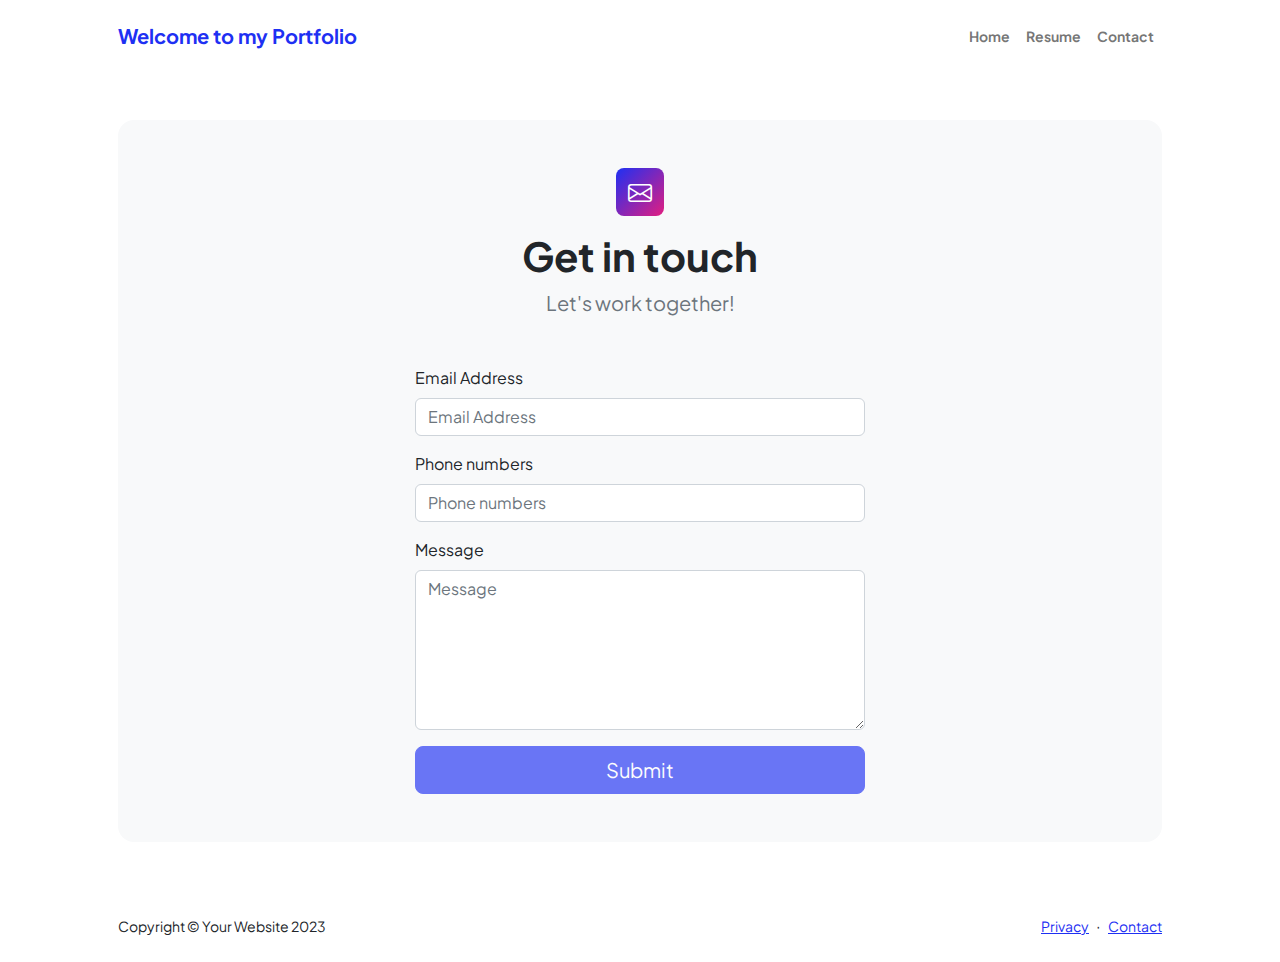
<file: contact.html>
<!DOCTYPE html>
<html lang="en">
    <head>
        <meta charset="utf-8" />
        <meta name="viewport" content="width=device-width, initial-scale=1, shrink-to-fit=no" />
        <meta name="description" content />
        <meta name="author" content />
        <title>Welcome to my Portfolio</title>
        <!-- Favicon-->
        <link rel="icon" type="image/x-icon" href="assets/favicon.ico" />
        <!-- Custom Google font-->
        <link rel="preconnect" href="https://fonts.googleapis.com" />
        <link rel="preconnect" href="https://fonts.gstatic.com" crossorigin />
        <link href="https://fonts.googleapis.com/css2?family=Plus+Jakarta+Sans:wght@100;200;300;400;500;600;700;800;900&amp;display=swap" rel="stylesheet" />
        <!-- Bootstrap icons-->
        <link href="https://cdn.jsdelivr.net/npm/bootstrap-icons@1.8.1/font/bootstrap-icons.css" rel="stylesheet" />
        <!-- Core theme CSS (includes Bootstrap)-->
        <link href="css/styles.css" rel="stylesheet" />
    </head>
    <body class="d-flex flex-column">
        <main class="flex-shrink-0">
            <!-- Navigation-->
            <nav class="navbar navbar-expand-lg navbar-light bg-white py-3">
                <div class="container px-5">
                    <a class="navbar-brand" href="index.html"><span class="fw-bolder text-primary">Welcome to my Portfolio</span></a>
                    <button class="navbar-toggler" type="button" data-bs-toggle="collapse" data-bs-target="#navbarSupportedContent" aria-controls="navbarSupportedContent" aria-expanded="false" aria-label="Toggle navigation"><span class="navbar-toggler-icon"></span></button>
                    <div class="collapse navbar-collapse" id="navbarSupportedContent">
                        <ul class="navbar-nav ms-auto mb-2 mb-lg-0 small fw-bolder">
                            <li class="nav-item"><a class="nav-link" href="index.html">Home</a></li>
                            <li class="nav-item"><a class="nav-link" href="resume.html">Resume</a></li>

                            <li class="nav-item"><a class="nav-link" href="contact.html">Contact</a></li>
                        </ul>
                    </div>
                </div>
            </nav>
            <!-- Page content-->
            <section class="py-5">
                <div class="container px-5">
                    <!-- Contact form-->
                    <div class="bg-light rounded-4 py-5 px-4 px-md-5">
                        <div class="text-center mb-5">
                            <div class="feature bg-primary bg-gradient-primary-to-secondary text-white rounded-3 mb-3"><i class="bi bi-envelope"></i></div>
                            <h1 class="fw-bolder">Get in touch</h1>
                            <p class="lead fw-normal text-muted mb-0">Let's work together!</p>
                        </div>
                        <div class="row gx-5 justify-content-center">
                            <div class="col-lg-8 col-xl-6">
                                <!-- * * * * * * * * * * * * * * *-->
                                <!-- * * SB Forms Contact Form * *-->
                                <!-- * * * * * * * * * * * * * * *-->
                                <!-- This form is pre-integrated with SB Forms.-->
                                <!-- To make this form functional, sign up at-->
                                <!-- https://startbootstrap.com/solution/contact-forms-->
                                <!-- to get an API token!-->
                                <form id="contactForm" data-sb-form-api-token="11c0a468-4951-4771-a6fa-1a45251f9d7d">
                                    <div class="mb-3">
                                        <label class="form-label" for="emailAddress">Email Address</label>
                                        <input class="form-control" id="emailAddress" type="email" placeholder="Email Address" data-sb-validations="required,email" />
                                        <div class="invalid-feedback" data-sb-feedback="emailAddress:required">Email Address is required.</div>
                                        <div class="invalid-feedback" data-sb-feedback="emailAddress:email">Email Address Email is not valid.</div>
                                    </div>
                                    <div class="mb-3">
                                        <label class="form-label" for="phoneNumbers">Phone numbers</label>
                                        <input class="form-control" id="phoneNumbers" type="text" placeholder="Phone numbers" data-sb-validations="required" />
                                        <div class="invalid-feedback" data-sb-feedback="phoneNumbers:required">Phone numbers is required.</div>
                                    </div>
                                    <div class="mb-3">
                                        <label class="form-label" for="message">Message</label>
                                        <textarea class="form-control" id="message" type="text" placeholder="Message" style="height: 10rem;" data-sb-validations="required"></textarea>
                                        <div class="invalid-feedback" data-sb-feedback="message:required">Message is required.</div>
                                    </div>
                                    <div class="d-none" id="submitSuccessMessage">
                                        <div class="text-center mb-3">
                                            <div class="fw-bolder">Form submission successful!</div>
                                            <p>To activate this form, sign up at</p>
                                            <a href="https://startbootstrap.com/solution/contact-forms">https://startbootstrap.com/solution/contact-forms</a>
                                        </div>
                                    </div>
                                    <div class="d-none" id="submitErrorMessage">
                                        <div class="text-center text-danger mb-3">Error sending message!</div>
                                    </div>
                                    <div class="d-grid">
                                        <button class="btn btn-primary btn-lg disabled" id="submitButton" type="submit">Submit</button>
                                    </div>
                                </form>
                            </div>
                        </div>
                    </div>
                </div>
            </section>
        </main>
        <!-- Footer-->
        <footer class="bg-white py-4 mt-auto">
            <div class="container px-5">
                <div class="row align-items-center justify-content-between flex-column flex-sm-row">
                    <div class="col-auto"><div class="small m-0">Copyright &copy; Your Website 2023</div></div>
                    <div class="col-auto">
                        <a class="small" href="#!">Privacy</a>
                        <span class="mx-1">&middot;</span>
                        <a class="small" href="#!">Contact</a>
                    </div>
                </div>
            </div>
        </footer>
        <!-- Bootstrap core JS-->
        <script src="https://cdn.jsdelivr.net/npm/bootstrap@5.2.3/dist/js/bootstrap.bundle.min.js"></script>
        <!-- Core theme JS-->
        <script src="js/scripts.js"></script>
        <!-- * * * * * * * * * * * * * * * * * * * * * * * * * * * * * * * * * * * * * * * *-->
        <!-- * *                               SB Forms JS                               * *-->
        <!-- * * Activate your form at https://startbootstrap.com/solution/contact-forms * *-->
        <!-- * * * * * * * * * * * * * * * * * * * * * * * * * * * * * * * * * * * * * * * *-->
        <script src="https://cdn.startbootstrap.com/sb-forms-latest.js"></script>
    </body>
</html>
</file>
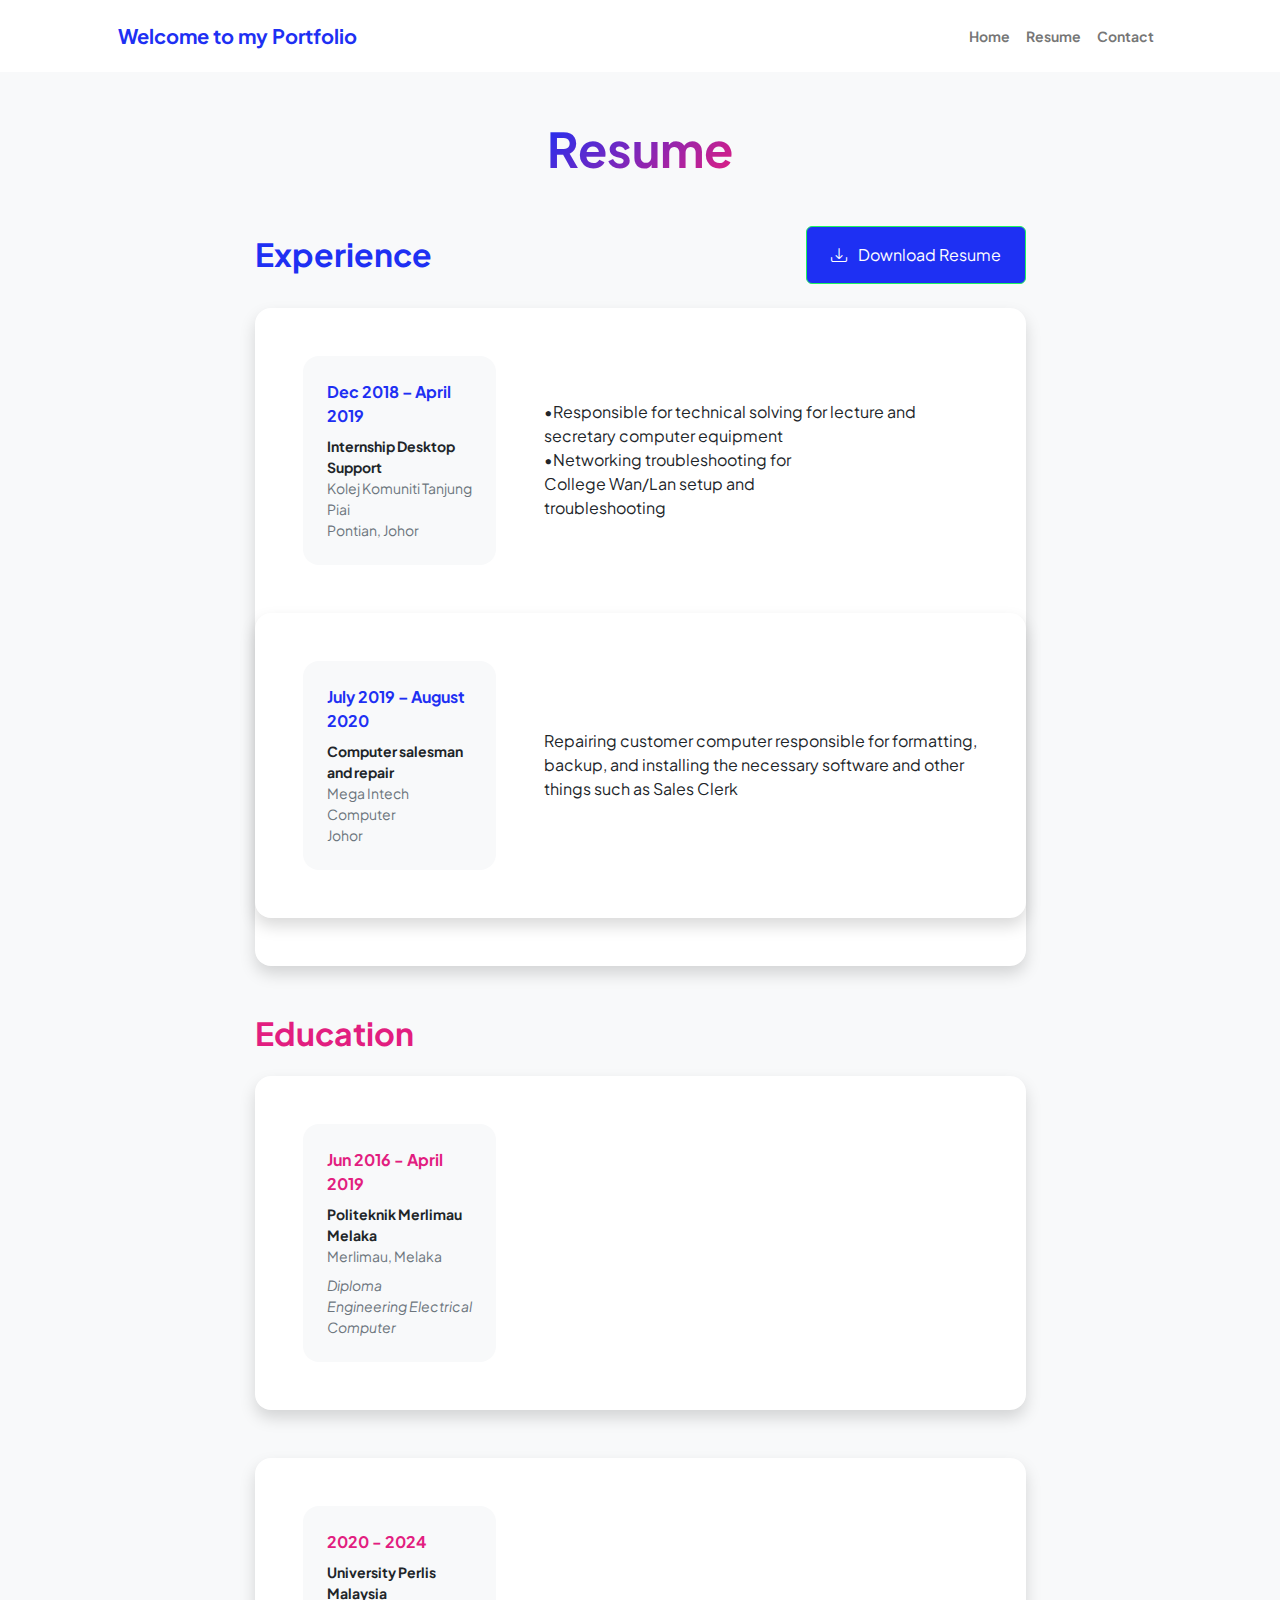
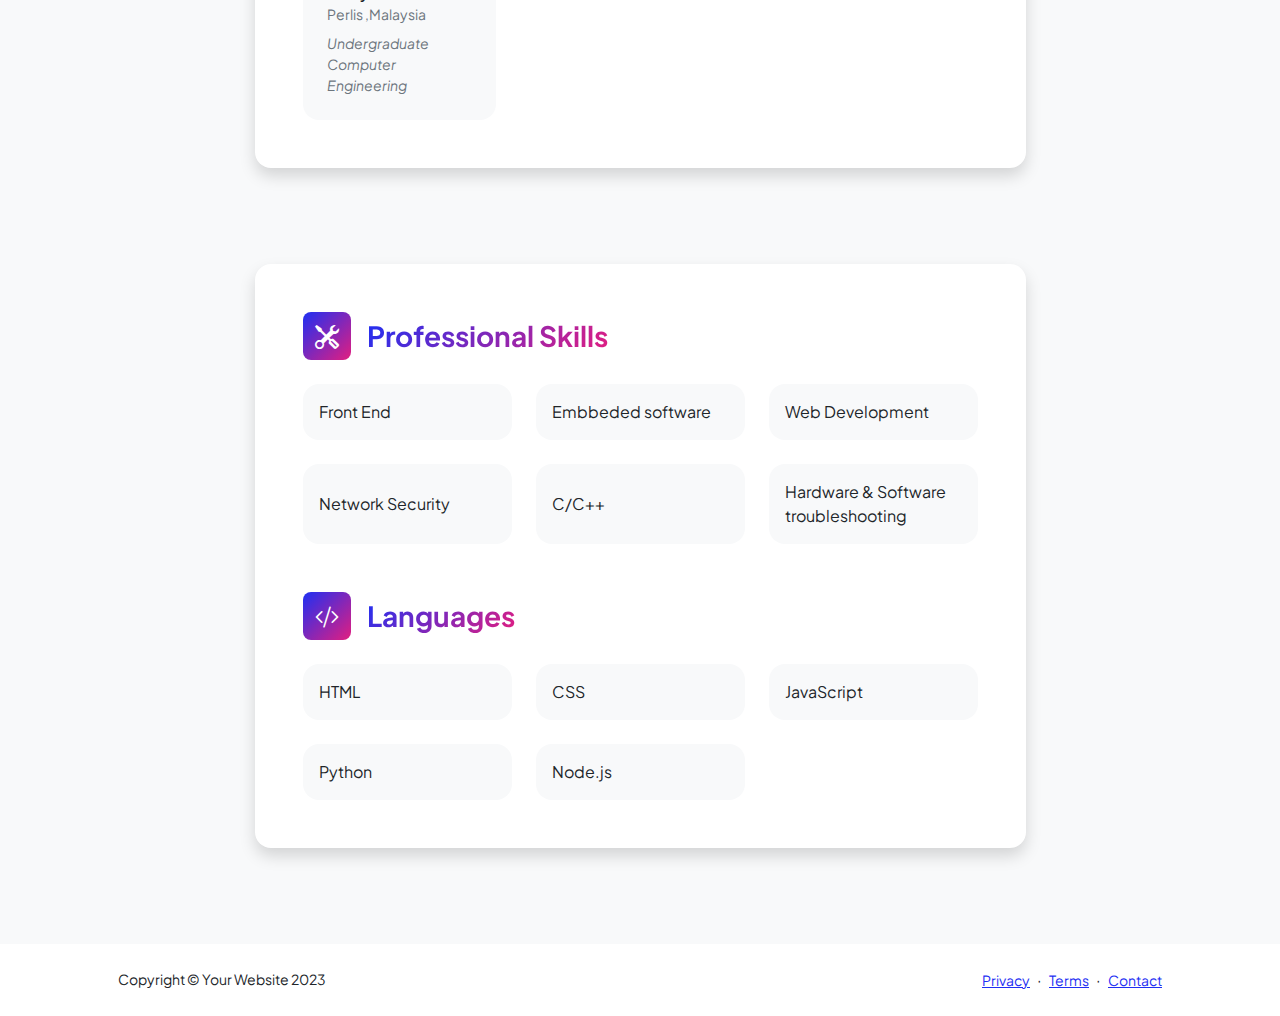
<file: resume.html>
<!DOCTYPE html>
<html lang="en">
    <head>
        <meta charset="utf-8" />
        <meta name="viewport" content="width=device-width, initial-scale=1, shrink-to-fit=no" />
        <meta name="description" content="" />
        <meta name="author" content="" />
        <title>Welcome to my Portfolio</title>
        <!-- Favicon-->
        <link rel="icon" type="image/x-icon" href="assets/favicon.ico" />
        <!-- Custom Google font-->
        <link rel="preconnect" href="https://fonts.googleapis.com" />
        <link rel="preconnect" href="https://fonts.gstatic.com" crossorigin />
        <link href="https://fonts.googleapis.com/css2?family=Plus+Jakarta+Sans:wght@100;200;300;400;500;600;700;800;900&amp;display=swap" rel="stylesheet" />
        <!-- Bootstrap icons-->
        <link href="https://cdn.jsdelivr.net/npm/bootstrap-icons@1.8.1/font/bootstrap-icons.css" rel="stylesheet" />
        <!-- Core theme CSS (includes Bootstrap)-->
        <link href="css/styles.css" rel="stylesheet" />
    </head>
    <body class="d-flex flex-column h-100 bg-light">
        <main class="flex-shrink-0">
            <!-- Navigation-->
            <nav class="navbar navbar-expand-lg navbar-light bg-white py-3">
                <div class="container px-5">
                    <a class="navbar-brand" href="index.html"><span class="fw-bolder text-primary">Welcome to my Portfolio</span></a>
                    <button class="navbar-toggler" type="button" data-bs-toggle="collapse" data-bs-target="#navbarSupportedContent" aria-controls="navbarSupportedContent" aria-expanded="false" aria-label="Toggle navigation"><span class="navbar-toggler-icon"></span></button>
                    <div class="collapse navbar-collapse" id="navbarSupportedContent">
                        <ul class="navbar-nav ms-auto mb-2 mb-lg-0 small fw-bolder">
                            <li class="nav-item"><a class="nav-link" href="index.html">Home</a></li>
                            <li class="nav-item"><a class="nav-link" href="resume.html">Resume</a></li>

                            <li class="nav-item"><a class="nav-link" href="contact.html">Contact</a></li>
                        </ul>
                    </div>
                </div>
            </nav>
            <!-- Page Content-->
            <div class="container px-5 my-5">
                <div class="text-center mb-5">
                    <h1 class="display-5 fw-bolder mb-0"><span class="text-gradient d-inline">Resume</span></h1>
                </div>
                <div class="row gx-5 justify-content-center">
                    <div class="col-lg-11 col-xl-9 col-xxl-8">
                        <!-- Experience Section-->
                        <section>
                            <div class="d-flex align-items-center justify-content-between mb-4">
                                <h2 class="text-primary fw-bolder mb-0">Experience</h2>
                                <!-- Download resume button-->
                                <!-- Note: Set the link href target to a PDF file within your project-->
                                <a class="btn btn-primary px-4 py-3" href="https://codeload.github.com/AirulAiman/resume/zip/refs/heads/main">
                                    <div class="d-inline-block bi bi-download me-2"></div>
                                    Download Resume
                                </a>
                            </div>
                            <!-- Experience Card 1-->
                            <div class="card shadow border-0 rounded-4 mb-5">
                                <div class="card-body p-5">
                                    <div class="row align-items-center gx-5">
                                        <div class="col text-center text-lg-start mb-4 mb-lg-0">
                                            <div class="bg-light p-4 rounded-4">
                                                <div class="text-primary fw-bolder mb-2">Dec 2018 – April 2019</div>
                                                <div class="small fw-bolder">Internship Desktop Support</div>
                                                <div class="small text-muted">Kolej Komuniti Tanjung Piai</div>
                                                <div class="small text-muted">Pontian, Johor</div>
                                            </div>
                                        </div>
                                        <div class="col-lg-8"><div>•Responsible for technical solving for lecture and secretary computer equipment</div>
                                        <div class="col-lg-8"><div>•Networking troubleshooting for College Wan/Lan setup and troubleshooting</div></div>
                                    </div>
                                </div>
                            </div>
                            <!-- Experience Card 2-->
                            <div class="card shadow border-0 rounded-4 mb-5">
                                <div class="card-body p-5">
                                    <div class="row align-items-center gx-5">
                                        <div class="col text-center text-lg-start mb-4 mb-lg-0">
                                            <div class="bg-light p-4 rounded-4">
                                                <div class="text-primary fw-bolder mb-2">July 2019 – August 2020</div>
                                                <div class="small fw-bolder">Computer salesman and repair</div>
                                                <div class="small text-muted">Mega Intech Computer</div>
                                                <div class="small text-muted">Johor</div>
                                            </div>
                                        </div>
                                        <div class="col-lg-8"><div>Repairing customer computer responsible for formatting, backup, and installing the necessary software and other things such as Sales Clerk</div></div>
                                    </div>
                                </div>
                            </div>
                        </section>
                        <!-- Education Section-->
                        <section>
                            <h2 class="text-secondary fw-bolder mb-4">Education</h2>
                            <!-- Education Card 1-->
                            <div class="card shadow border-0 rounded-4 mb-5">
                                <div class="card-body p-5">
                                    <div class="row align-items-center gx-5">
                                        <div class="col text-center text-lg-start mb-4 mb-lg-0">
                                            <div class="bg-light p-4 rounded-4">
                                                <div class="text-secondary fw-bolder mb-2">Jun 2016 - April 2019</div>
                                                <div class="mb-2">
                                                    <div class="small fw-bolder">Politeknik Merlimau Melaka</div>
                                                    <div class="small text-muted">Merlimau, Melaka</div>
                                                </div>
                                                <div class="fst-italic">
                                                    <div class="small text-muted">Diploma</div>
                                                    <div class="small text-muted">Engineering Electrical Computer</div>
                                                </div>
                                            </div>
                                        </div>
                                        <div class="col-lg-8"><div></div></div>
                                    </div>
                                </div>
                            </div>
                            <!-- Education Card 2-->
                            <div class="card shadow border-0 rounded-4 mb-5">
                                <div class="card-body p-5">
                                    <div class="row align-items-center gx-5">
                                        <div class="col text-center text-lg-start mb-4 mb-lg-0">
                                            <div class="bg-light p-4 rounded-4">
                                                <div class="text-secondary fw-bolder mb-2">2020 - 2024</div>
                                                <div class="mb-2">
                                                    <div class="small fw-bolder">University Perlis Malaysia</div>
                                                    <div class="small text-muted">Perlis ,Malaysia</div>
                                                </div>
                                                <div class="fst-italic">
                                                    <div class="small text-muted">Undergraduate</div>
                                                    <div class="small text-muted">Computer Engineering</div>
                                                </div>
                                            </div>
                                        </div>
                                        <div class="col-lg-8"><div></div></div>
                                    </div>
                                </div>
                            </div>
                        </section>
                        <!-- Divider-->
                        <div class="pb-5"></div>
                        <!-- Skills Section-->
                        <section>
                            <!-- Skillset Card-->
                            <div class="card shadow border-0 rounded-4 mb-5">
                                <div class="card-body p-5">
                                    <!-- Professional skills list-->
                                    <div class="mb-5">
                                        <div class="d-flex align-items-center mb-4">
                                            <div class="feature bg-primary bg-gradient-primary-to-secondary text-white rounded-3 me-3"><i class="bi bi-tools"></i></div>
                                            <h3 class="fw-bolder mb-0"><span class="text-gradient d-inline">Professional Skills</span></h3>
                                        </div>
                                        <div class="row row-cols-1 row-cols-md-3 mb-4">
                                            <div class="col mb-4 mb-md-0"><div class="d-flex align-items-center bg-light rounded-4 p-3 h-100">Front End</div></div>
                                            <div class="col mb-4 mb-md-0"><div class="d-flex align-items-center bg-light rounded-4 p-3 h-100">Embbeded software</div></div>
                                            <div class="col"><div class="d-flex align-items-center bg-light rounded-4 p-3 h-100">Web Development</div></div>
                                        </div>
                                        <div class="row row-cols-1 row-cols-md-3">
                                            <div class="col mb-4 mb-md-0"><div class="d-flex align-items-center bg-light rounded-4 p-3 h-100">Network Security</div></div>
                                            <div class="col mb-4 mb-md-0"><div class="d-flex align-items-center bg-light rounded-4 p-3 h-100">C/C++ </div></div>
                                            <div class="col"><div class="d-flex align-items-center bg-light rounded-4 p-3 h-100">Hardware & Software troubleshooting</div></div>
                                        </div>
                                    </div>
                                    <!-- Languages list-->
                                    <div class="mb-0">
                                        <div class="d-flex align-items-center mb-4">
                                            <div class="feature bg-primary bg-gradient-primary-to-secondary text-white rounded-3 me-3"><i class="bi bi-code-slash"></i></div>
                                            <h3 class="fw-bolder mb-0"><span class="text-gradient d-inline">Languages</span></h3>
                                        </div>
                                        <div class="row row-cols-1 row-cols-md-3 mb-4">
                                            <div class="col mb-4 mb-md-0"><div class="d-flex align-items-center bg-light rounded-4 p-3 h-100">HTML</div></div>
                                            <div class="col mb-4 mb-md-0"><div class="d-flex align-items-center bg-light rounded-4 p-3 h-100">CSS</div></div>
                                            <div class="col"><div class="d-flex align-items-center bg-light rounded-4 p-3 h-100">JavaScript</div></div>
                                        </div>
                                        <div class="row row-cols-1 row-cols-md-3">
                                            <div class="col mb-4 mb-md-0"><div class="d-flex align-items-center bg-light rounded-4 p-3 h-100">Python</div></div>
                                            <div class="col"><div class="d-flex align-items-center bg-light rounded-4 p-3 h-100">Node.js</div></div>
                                        </div>
                                    </div>
                                </div>
                            </div>
                        </section>
                    </div>
                </div>
            </div>
        </main>
        <!-- Footer-->
        <footer class="bg-white py-4 mt-auto">
            <div class="container px-5">
                <div class="row align-items-center justify-content-between flex-column flex-sm-row">
                    <div class="col-auto"><div class="small m-0">Copyright &copy; Your Website 2023</div></div>
                    <div class="col-auto">
                        <a class="small" href="#!">Privacy</a>
                        <span class="mx-1">&middot;</span>
                        <a class="small" href="#!">Terms</a>
                        <span class="mx-1">&middot;</span>
                        <a class="small" href="#!">Contact</a>
                    </div>
                </div>
            </div>
        </footer>
        <!-- Bootstrap core JS-->
        <script src="https://cdn.jsdelivr.net/npm/bootstrap@5.2.3/dist/js/bootstrap.bundle.min.js"></script>
        <!-- Core theme JS-->
        <script src="js/scripts.js"></script>
    </body>
</html>
</file>
